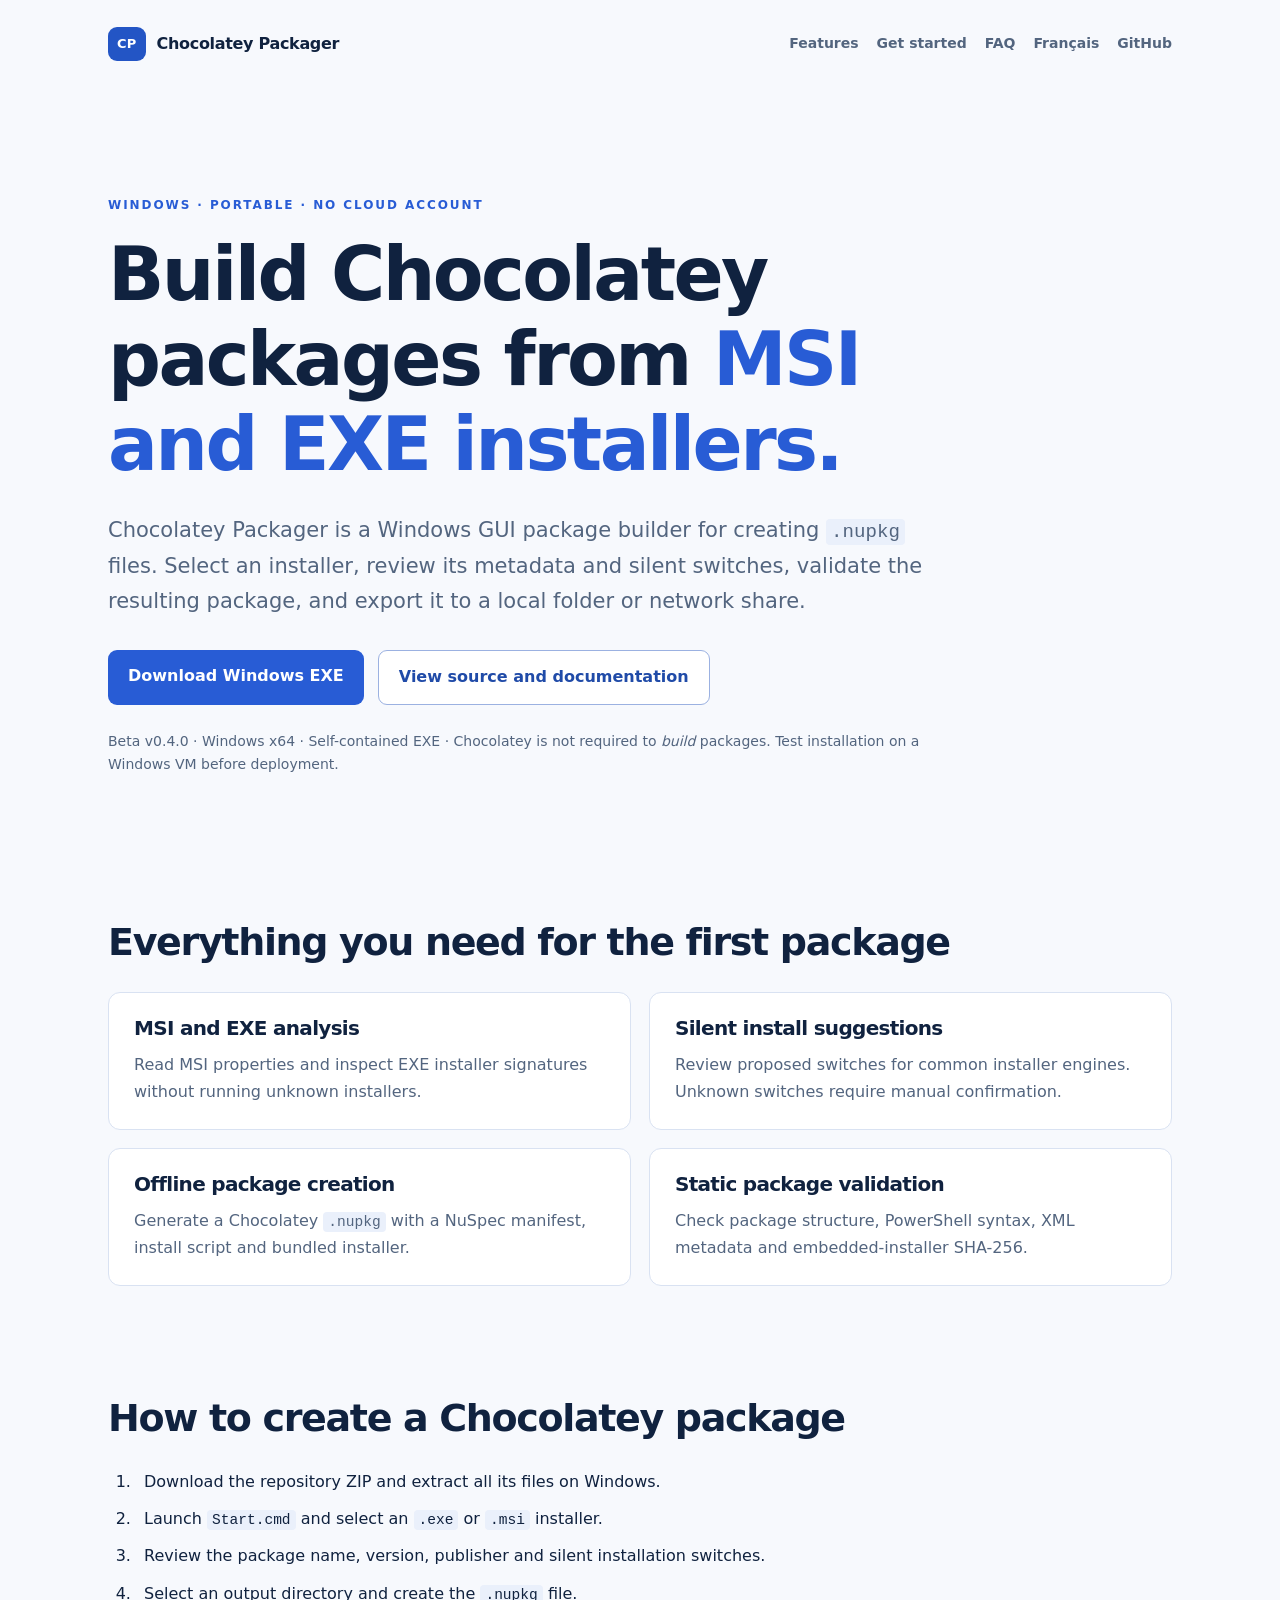
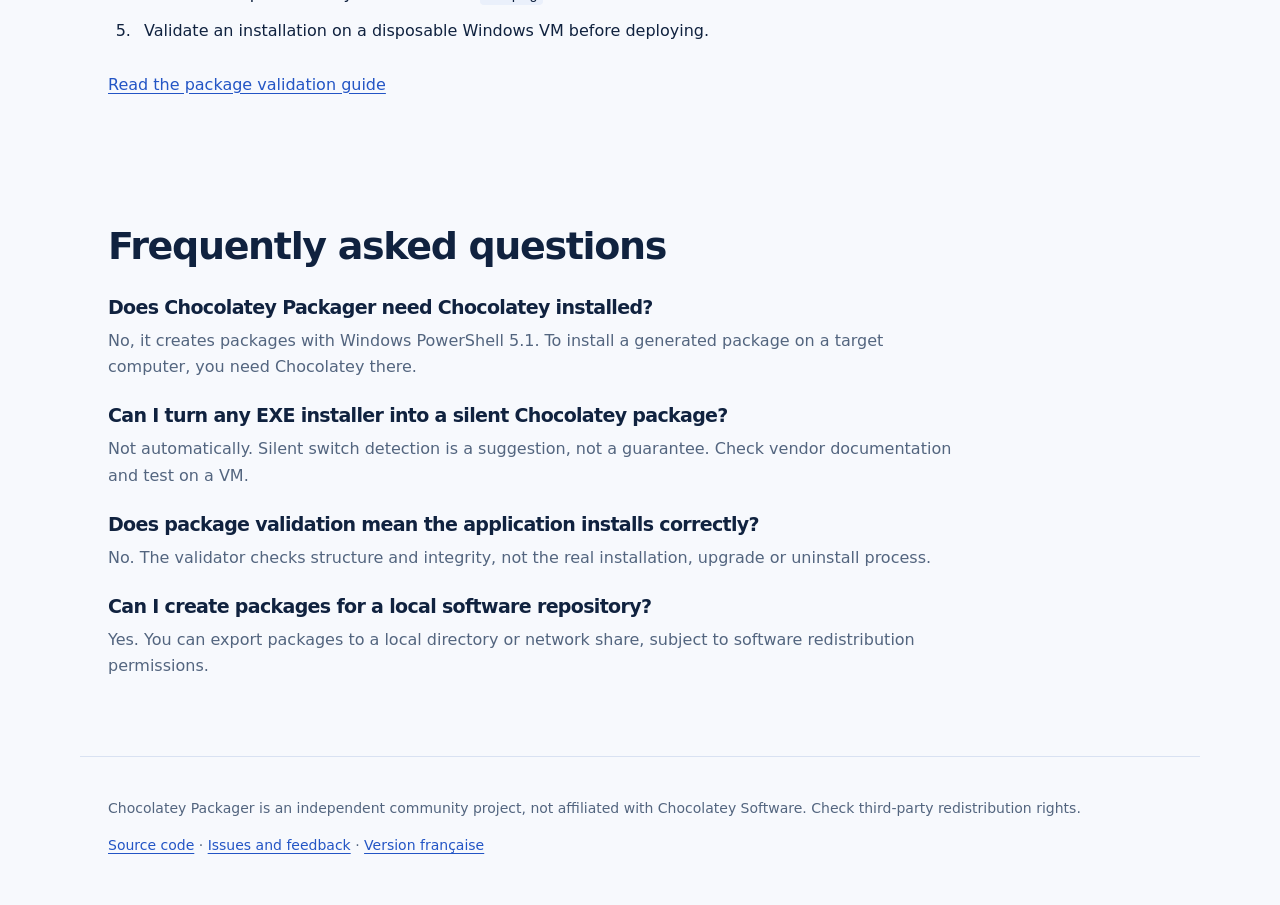
<file: docs/index.html>
<!doctype html>
<html lang="en">
<head>
  <meta charset="utf-8">
  <meta name="viewport" content="width=device-width, initial-scale=1">
  <title>Chocolatey Package Builder GUI for Windows | Chocolatey Packager</title>
  <meta name="description" content="Create Chocolatey .nupkg packages from MSI and EXE installers with a portable Windows GUI. Review silent switches, validate packages, and export locally.">
  <meta name="robots" content="index,follow">
  <meta name="theme-color" content="#10223f">
  <link rel="canonical" href="https://neosoda.github.io/ChocolateyPackager/">
  <link rel="alternate" hreflang="en" href="https://neosoda.github.io/ChocolateyPackager/">
  <link rel="alternate" hreflang="fr" href="https://neosoda.github.io/ChocolateyPackager/fr.html">
  <link rel="alternate" hreflang="x-default" href="https://neosoda.github.io/ChocolateyPackager/">
  <link rel="stylesheet" href="./site.css">
  <meta property="og:type" content="website">
  <meta property="og:locale" content="en_US">
  <meta property="og:title" content="Chocolatey Packager — Windows GUI Chocolatey Package Builder">
  <meta property="og:description" content="Turn Windows MSI and EXE installers into Chocolatey .nupkg packages without writing PowerShell scripts.">
  <meta property="og:url" content="https://neosoda.github.io/ChocolateyPackager/">
  <meta name="twitter:card" content="summary">
  <script type="application/ld+json">
  {
    "@context": "https://schema.org",
    "@type": "SoftwareApplication",
    "name": "Chocolatey Packager",
    "applicationCategory": "DeveloperApplication",
    "operatingSystem": "Windows 10, Windows 11, Windows Server",
    "softwareVersion": "0.4.0-beta.1",
    "description": "Portable GUI for building and statically validating Chocolatey packages from MSI and EXE installers.",
    "url": "https://neosoda.github.io/ChocolateyPackager/",
    "downloadUrl": "https://github.com/neosoda/ChocolateyPackager/releases/download/v0.4.0-beta.1/ChocolateyPackager.exe",
    "codeRepository": "https://github.com/neosoda/ChocolateyPackager",
    "isAccessibleForFree": true
  }
  </script>
</head>
<body>
  <a class="skip" href="#main">Skip to content</a>
  <header class="site-header container">
    <a class="brand" href="./" aria-label="Chocolatey Packager home"><span class="logo" aria-hidden="true">CP</span> Chocolatey Packager</a>
    <nav aria-label="Main navigation">
      <a href="#features">Features</a>
      <a href="#get-started">Get started</a>
      <a href="#faq">FAQ</a>
      <a href="fr.html" lang="fr" hreflang="fr">Français</a>
      <a href="https://github.com/neosoda/ChocolateyPackager">GitHub</a>
    </nav>
  </header>
  <main id="main">
    <section class="hero container">
      <p class="eyebrow">WINDOWS · PORTABLE · NO CLOUD ACCOUNT</p>
      <h1>Build Chocolatey packages from <span>MSI and EXE installers.</span></h1>
      <p class="lead">Chocolatey Packager is a Windows GUI package builder for creating <code>.nupkg</code> files. Select an installer, review its metadata and silent switches, validate the resulting package, and export it to a local folder or network share.</p>
      <div class="actions">
        <a class="button primary" href="https://github.com/neosoda/ChocolateyPackager/releases/download/v0.4.0-beta.1/ChocolateyPackager.exe">Download Windows EXE</a>
        <a class="button secondary" href="https://github.com/neosoda/ChocolateyPackager#readme">View source and documentation</a>
      </div>
      <p class="notice">Beta v0.4.0 · Windows x64 · Self-contained EXE · Chocolatey is not required to <em>build</em> packages. Test installation on a Windows VM before deployment.</p>
    </section>
    <section class="section container" id="features">
      <h2>Everything you need for the first package</h2>
      <div class="features">
        <article><h3>MSI and EXE analysis</h3><p>Read MSI properties and inspect EXE installer signatures without running unknown installers.</p></article>
        <article><h3>Silent install suggestions</h3><p>Review proposed switches for common installer engines. Unknown switches require manual confirmation.</p></article>
        <article><h3>Offline package creation</h3><p>Generate a Chocolatey <code>.nupkg</code> with a NuSpec manifest, install script and bundled installer.</p></article>
        <article><h3>Static package validation</h3><p>Check package structure, PowerShell syntax, XML metadata and embedded-installer SHA-256.</p></article>
      </div>
    </section>
    <section class="section steps container" id="get-started">
      <h2>How to create a Chocolatey package</h2>
      <ol>
        <li>Download the repository ZIP and extract all its files on Windows.</li>
        <li>Launch <code>Start.cmd</code> and select an <code>.exe</code> or <code>.msi</code> installer.</li>
        <li>Review the package name, version, publisher and silent installation switches.</li>
        <li>Select an output directory and create the <code>.nupkg</code> file.</li>
        <li>Validate an installation on a disposable Windows VM before deploying.</li>
      </ol>
      <p><a href="https://github.com/neosoda/ChocolateyPackager/blob/main/docs/VALIDATION.md">Read the package validation guide</a></p>
    </section>
    <section class="section container" id="faq">
      <h2>Frequently asked questions</h2>
      <div class="faq">
        <h3>Does Chocolatey Packager need Chocolatey installed?</h3>
        <p>No, it creates packages with Windows PowerShell 5.1. To install a generated package on a target computer, you need Chocolatey there.</p>
        <h3>Can I turn any EXE installer into a silent Chocolatey package?</h3>
        <p>Not automatically. Silent switch detection is a suggestion, not a guarantee. Check vendor documentation and test on a VM.</p>
        <h3>Does package validation mean the application installs correctly?</h3>
        <p>No. The validator checks structure and integrity, not the real installation, upgrade or uninstall process.</p>
        <h3>Can I create packages for a local software repository?</h3>
        <p>Yes. You can export packages to a local directory or network share, subject to software redistribution permissions.</p>
      </div>
    </section>
  </main>
  <footer class="container footer">
    <p>Chocolatey Packager is an independent community project, not affiliated with Chocolatey Software. Check third-party redistribution rights.</p>
    <p><a href="https://github.com/neosoda/ChocolateyPackager">Source code</a> · <a href="https://github.com/neosoda/ChocolateyPackager/issues">Issues and feedback</a> · <a href="fr.html" lang="fr">Version française</a></p>
  </footer>
</body>
</html>
</file>
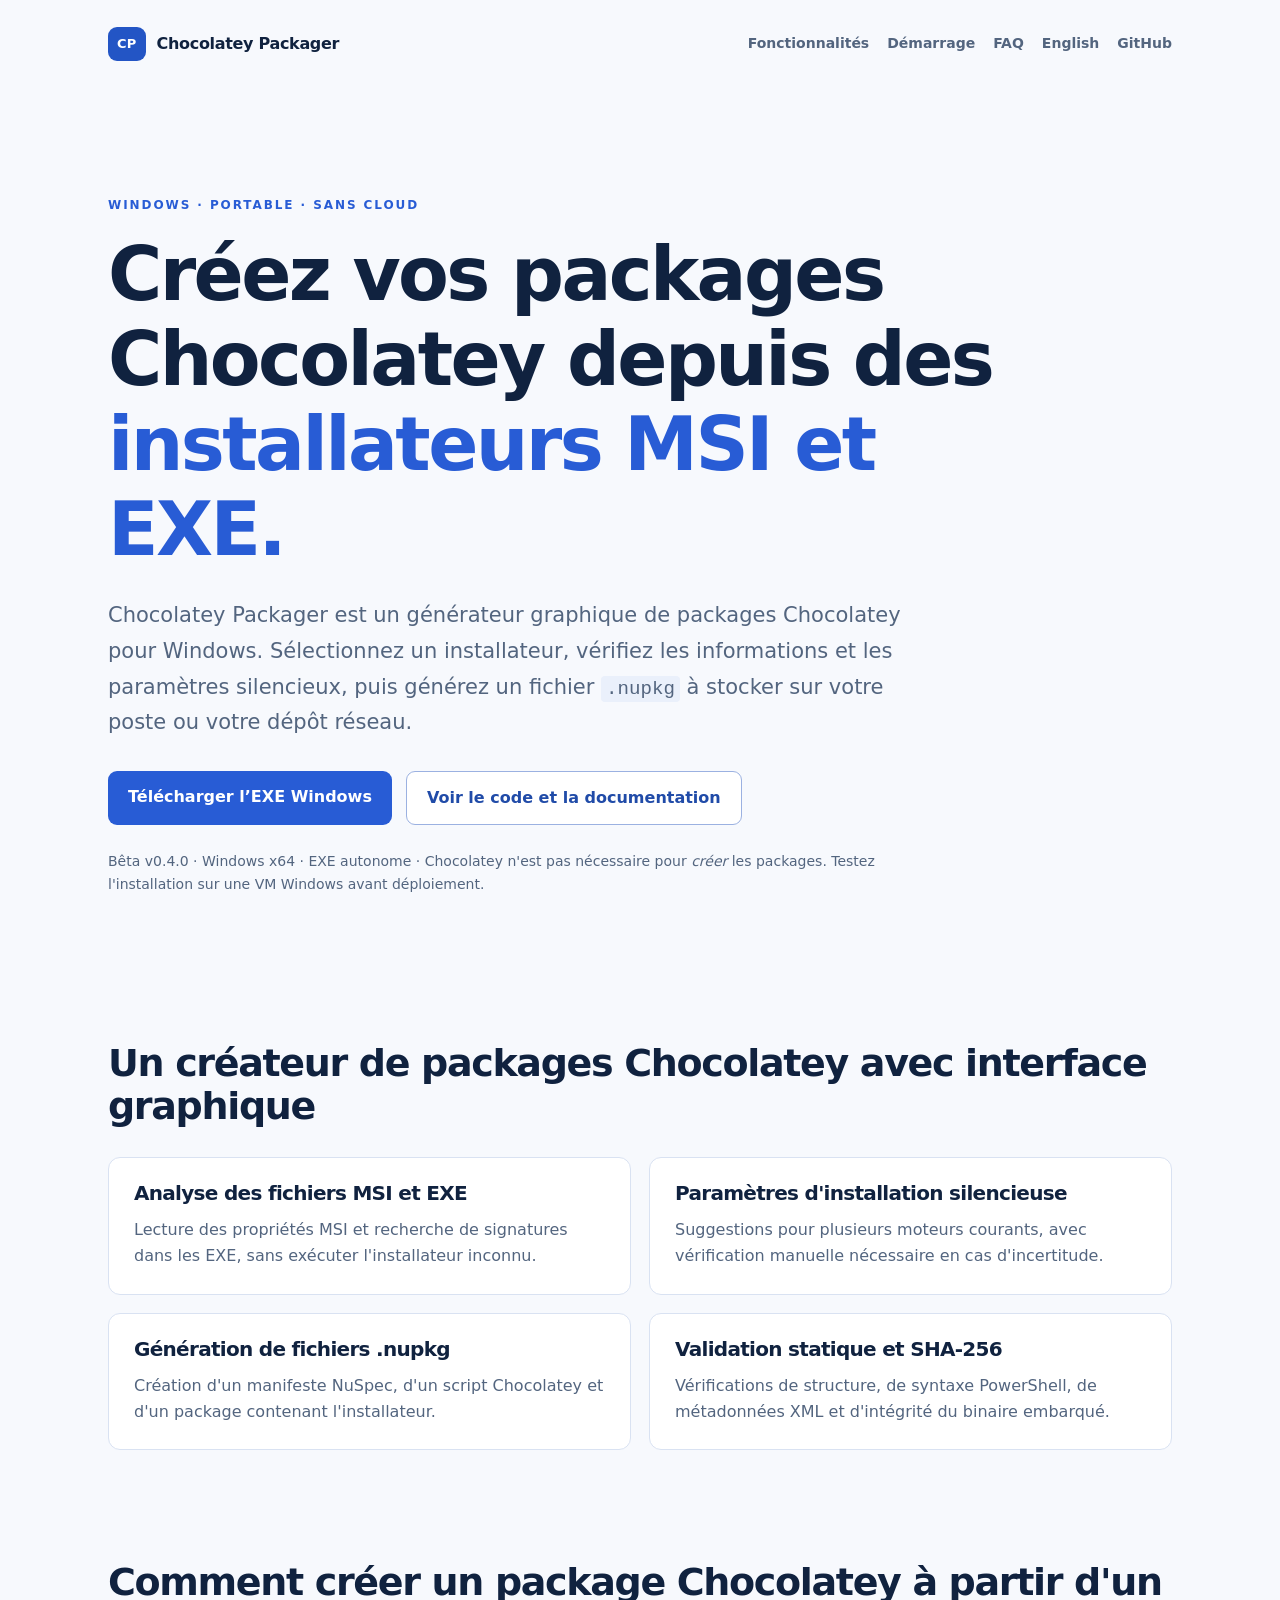
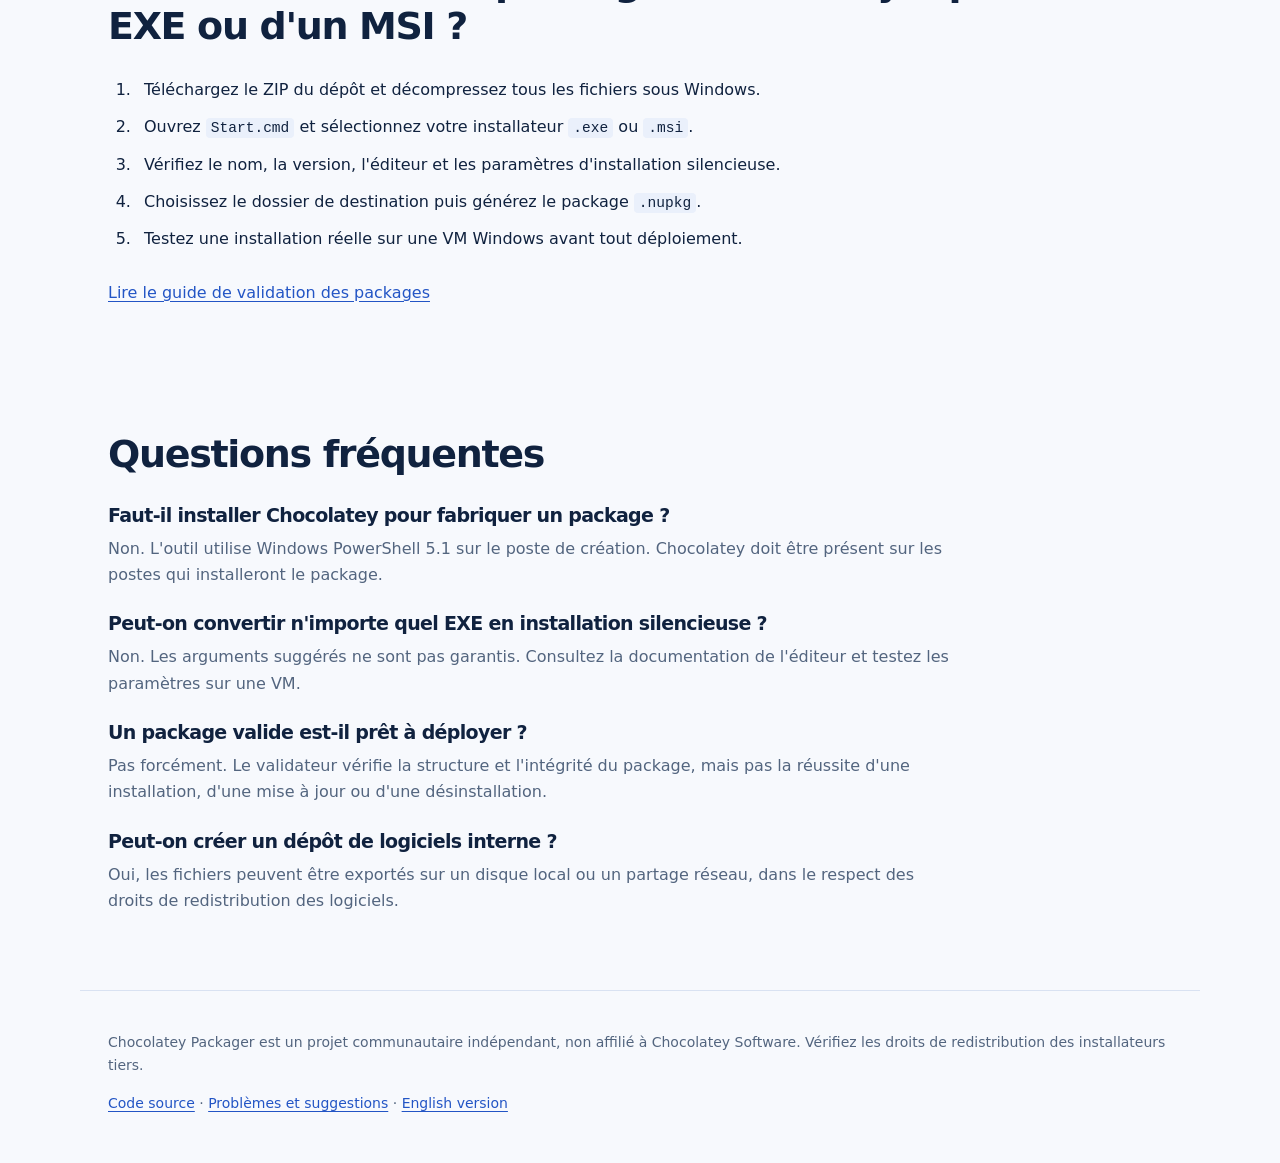
<file: docs/fr.html>
<!doctype html>
<html lang="fr">
<head>
  <meta charset="utf-8">
  <meta name="viewport" content="width=device-width, initial-scale=1">
  <title>Créer un package Chocolatey MSI/EXE | Chocolatey Packager Windows</title>
  <meta name="description" content="Créez un package Chocolatey .nupkg depuis un EXE ou MSI avec une interface Windows. Analyse des installateurs, arguments silencieux et validation statique.">
  <meta name="robots" content="index,follow">
  <meta name="theme-color" content="#10223f">
  <link rel="canonical" href="https://neosoda.github.io/ChocolateyPackager/fr.html">
  <link rel="alternate" hreflang="fr" href="https://neosoda.github.io/ChocolateyPackager/fr.html">
  <link rel="alternate" hreflang="en" href="https://neosoda.github.io/ChocolateyPackager/">
  <link rel="alternate" hreflang="x-default" href="https://neosoda.github.io/ChocolateyPackager/">
  <link rel="stylesheet" href="./site.css">
  <meta property="og:type" content="website">
  <meta property="og:locale" content="fr_FR">
  <meta property="og:title" content="Chocolatey Packager — créer un package Chocolatey sur Windows">
  <meta property="og:description" content="Transformez un installateur MSI ou EXE en package Chocolatey .nupkg depuis une interface graphique Windows.">
  <meta property="og:url" content="https://neosoda.github.io/ChocolateyPackager/fr.html">
  <meta name="twitter:card" content="summary">
  <script type="application/ld+json">
  {
    "@context": "https://schema.org",
    "@type": "SoftwareApplication",
    "name": "Chocolatey Packager",
    "applicationCategory": "DeveloperApplication",
    "operatingSystem": "Windows 10, Windows 11, Windows Server",
    "softwareVersion": "0.4.0-beta.1",
    "description": "Outil graphique portable pour créer et vérifier des packages Chocolatey à partir de fichiers MSI et EXE.",
    "url": "https://neosoda.github.io/ChocolateyPackager/fr.html",
    "downloadUrl": "https://github.com/neosoda/ChocolateyPackager/releases/download/v0.4.0-beta.1/ChocolateyPackager.exe",
    "codeRepository": "https://github.com/neosoda/ChocolateyPackager",
    "isAccessibleForFree": true
  }
  </script>
</head>
<body>
  <a class="skip" href="#main">Aller au contenu</a>
  <header class="site-header container">
    <a class="brand" href="fr.html" aria-label="Accueil de Chocolatey Packager"><span class="logo" aria-hidden="true">CP</span> Chocolatey Packager</a>
    <nav aria-label="Navigation principale">
      <a href="#fonctionnalites">Fonctionnalités</a>
      <a href="#demarrage">Démarrage</a>
      <a href="#questions">FAQ</a>
      <a href="./" lang="en" hreflang="en">English</a>
      <a href="https://github.com/neosoda/ChocolateyPackager">GitHub</a>
    </nav>
  </header>
  <main id="main">
    <section class="hero container">
      <p class="eyebrow">WINDOWS · PORTABLE · SANS CLOUD</p>
      <h1>Créez vos packages Chocolatey depuis des <span>installateurs MSI et EXE.</span></h1>
      <p class="lead">Chocolatey Packager est un générateur graphique de packages Chocolatey pour Windows. Sélectionnez un installateur, vérifiez les informations et les paramètres silencieux, puis générez un fichier <code>.nupkg</code> à stocker sur votre poste ou votre dépôt réseau.</p>
      <div class="actions">
        <a class="button primary" href="https://github.com/neosoda/ChocolateyPackager/releases/download/v0.4.0-beta.1/ChocolateyPackager.exe">Télécharger l’EXE Windows</a>
        <a class="button secondary" href="https://github.com/neosoda/ChocolateyPackager#readme">Voir le code et la documentation</a>
      </div>
      <p class="notice">Bêta v0.4.0 · Windows x64 · EXE autonome · Chocolatey n'est pas nécessaire pour <em>créer</em> les packages. Testez l'installation sur une VM Windows avant déploiement.</p>
    </section>
    <section class="section container" id="fonctionnalites">
      <h2>Un créateur de packages Chocolatey avec interface graphique</h2>
      <div class="features">
        <article><h3>Analyse des fichiers MSI et EXE</h3><p>Lecture des propriétés MSI et recherche de signatures dans les EXE, sans exécuter l'installateur inconnu.</p></article>
        <article><h3>Paramètres d'installation silencieuse</h3><p>Suggestions pour plusieurs moteurs courants, avec vérification manuelle nécessaire en cas d'incertitude.</p></article>
        <article><h3>Génération de fichiers .nupkg</h3><p>Création d'un manifeste NuSpec, d'un script Chocolatey et d'un package contenant l'installateur.</p></article>
        <article><h3>Validation statique et SHA-256</h3><p>Vérifications de structure, de syntaxe PowerShell, de métadonnées XML et d'intégrité du binaire embarqué.</p></article>
      </div>
    </section>
    <section class="section steps container" id="demarrage">
      <h2>Comment créer un package Chocolatey à partir d'un EXE ou d'un MSI ?</h2>
      <ol>
        <li>Téléchargez le ZIP du dépôt et décompressez tous les fichiers sous Windows.</li>
        <li>Ouvrez <code>Start.cmd</code> et sélectionnez votre installateur <code>.exe</code> ou <code>.msi</code>.</li>
        <li>Vérifiez le nom, la version, l'éditeur et les paramètres d'installation silencieuse.</li>
        <li>Choisissez le dossier de destination puis générez le package <code>.nupkg</code>.</li>
        <li>Testez une installation réelle sur une VM Windows avant tout déploiement.</li>
      </ol>
      <p><a href="https://github.com/neosoda/ChocolateyPackager/blob/main/docs/VALIDATION.md">Lire le guide de validation des packages</a></p>
    </section>
    <section class="section container" id="questions">
      <h2>Questions fréquentes</h2>
      <div class="faq">
        <h3>Faut-il installer Chocolatey pour fabriquer un package ?</h3>
        <p>Non. L'outil utilise Windows PowerShell 5.1 sur le poste de création. Chocolatey doit être présent sur les postes qui installeront le package.</p>
        <h3>Peut-on convertir n'importe quel EXE en installation silencieuse ?</h3>
        <p>Non. Les arguments suggérés ne sont pas garantis. Consultez la documentation de l'éditeur et testez les paramètres sur une VM.</p>
        <h3>Un package valide est-il prêt à déployer ?</h3>
        <p>Pas forcément. Le validateur vérifie la structure et l'intégrité du package, mais pas la réussite d'une installation, d'une mise à jour ou d'une désinstallation.</p>
        <h3>Peut-on créer un dépôt de logiciels interne ?</h3>
        <p>Oui, les fichiers peuvent être exportés sur un disque local ou un partage réseau, dans le respect des droits de redistribution des logiciels.</p>
      </div>
    </section>
  </main>
  <footer class="container footer">
    <p>Chocolatey Packager est un projet communautaire indépendant, non affilié à Chocolatey Software. Vérifiez les droits de redistribution des installateurs tiers.</p>
    <p><a href="https://github.com/neosoda/ChocolateyPackager">Code source</a> · <a href="https://github.com/neosoda/ChocolateyPackager/issues">Problèmes et suggestions</a> · <a href="./" lang="en">English version</a></p>
  </footer>
</body>
</html>
</file>
<file: docs/site.css>
:root{color-scheme:light;--bg:#f7f9fd;--surface:#fff;--ink:#10223f;--muted:#53657f;--blue:#285cd5;--border:#d9e2f2}
*{box-sizing:border-box}
html{scroll-behavior:smooth}
body{margin:0;background:var(--bg);color:var(--ink);font:16px/1.65 system-ui,-apple-system,"Segoe UI",sans-serif}
a{color:#2355c5;text-underline-offset:3px}a:hover{color:#123f9e}
a:focus-visible{outline:3px solid #f29b26;outline-offset:4px;border-radius:3px}
.container{max-width:1120px;margin:auto;padding:0 28px}
.skip{position:absolute;top:-90px;left:12px;z-index:10;padding:10px;background:#fff}.skip:focus{top:12px}
.site-header{display:flex;justify-content:space-between;align-items:center;flex-wrap:wrap;gap:18px;min-height:88px}
.brand{text-decoration:none;display:flex;align-items:center;gap:11px;font-weight:750;color:var(--ink);letter-spacing:-.02em}
.logo{background:#2355c5;color:#fff;padding:6px 9px;border-radius:9px;font-size:13px;letter-spacing:.02em}
nav{display:flex;gap:18px;flex-wrap:wrap}nav a{font-size:14px;color:var(--muted);text-decoration:none;font-weight:600}
nav a:hover{text-decoration:underline}
.hero{padding-top:96px;padding-bottom:96px}
.eyebrow{font-size:12px;letter-spacing:.16em;font-weight:780;color:var(--blue)}
h1,h2,h3{line-height:1.15;letter-spacing:-.035em}
h1{font-size:clamp(40px,6vw,74px);max-width:900px;margin:16px 0 26px}
h1 span{color:var(--blue)}
.lead{font-size:clamp(17px,2vw,21px);line-height:1.7;max-width:840px;color:var(--muted)}
.actions{display:flex;flex-wrap:wrap;gap:14px;margin-top:30px}
.button{display:inline-block;padding:13px 20px;border-radius:9px;font-weight:750;text-decoration:none}
.button.primary{background:var(--blue);color:#fff}
.button.primary:hover{background:#1949b6}
.button.secondary{border:1px solid #9bb1e1;color:#204ba8;background:#fff}
.notice{font-size:14px;color:var(--muted);max-width:820px;margin-top:25px}
.section{padding-top:35px;padding-bottom:76px}
.section h2{font-size:clamp(26px,3vw,38px);margin:0 0 28px}
.features{display:grid;grid-template-columns:repeat(2,minmax(0,1fr));gap:18px}
.features article{padding:24px 25px;background:var(--surface);border:1px solid var(--border);border-radius:12px}
h3{font-size:20px;margin:0 0 12px}
.features p,.faq p{color:var(--muted);margin:0}
.steps{max-width:1120px}
ol{padding-left:28px}li{padding:0 0 11px 8px}
code{background:#eaf0fb;border-radius:4px;padding:2px 5px;font-size:.91em}
.faq{max-width:850px}.faq h3{font-size:19px;margin:25px 0 9px}
.footer{border-top:1px solid var(--border);padding-top:26px;padding-bottom:34px;font-size:14px;color:var(--muted)}
@media(max-width:700px){.container{padding-left:19px;padding-right:19px}.site-header{padding-top:20px;padding-bottom:16px}.site-header nav{gap:13px}.hero{padding-top:54px;padding-bottom:50px}.features{grid-template-columns:1fr}.section{padding-bottom:50px}}
@media(prefers-reduced-motion:reduce){html{scroll-behavior:auto}}
</file>
